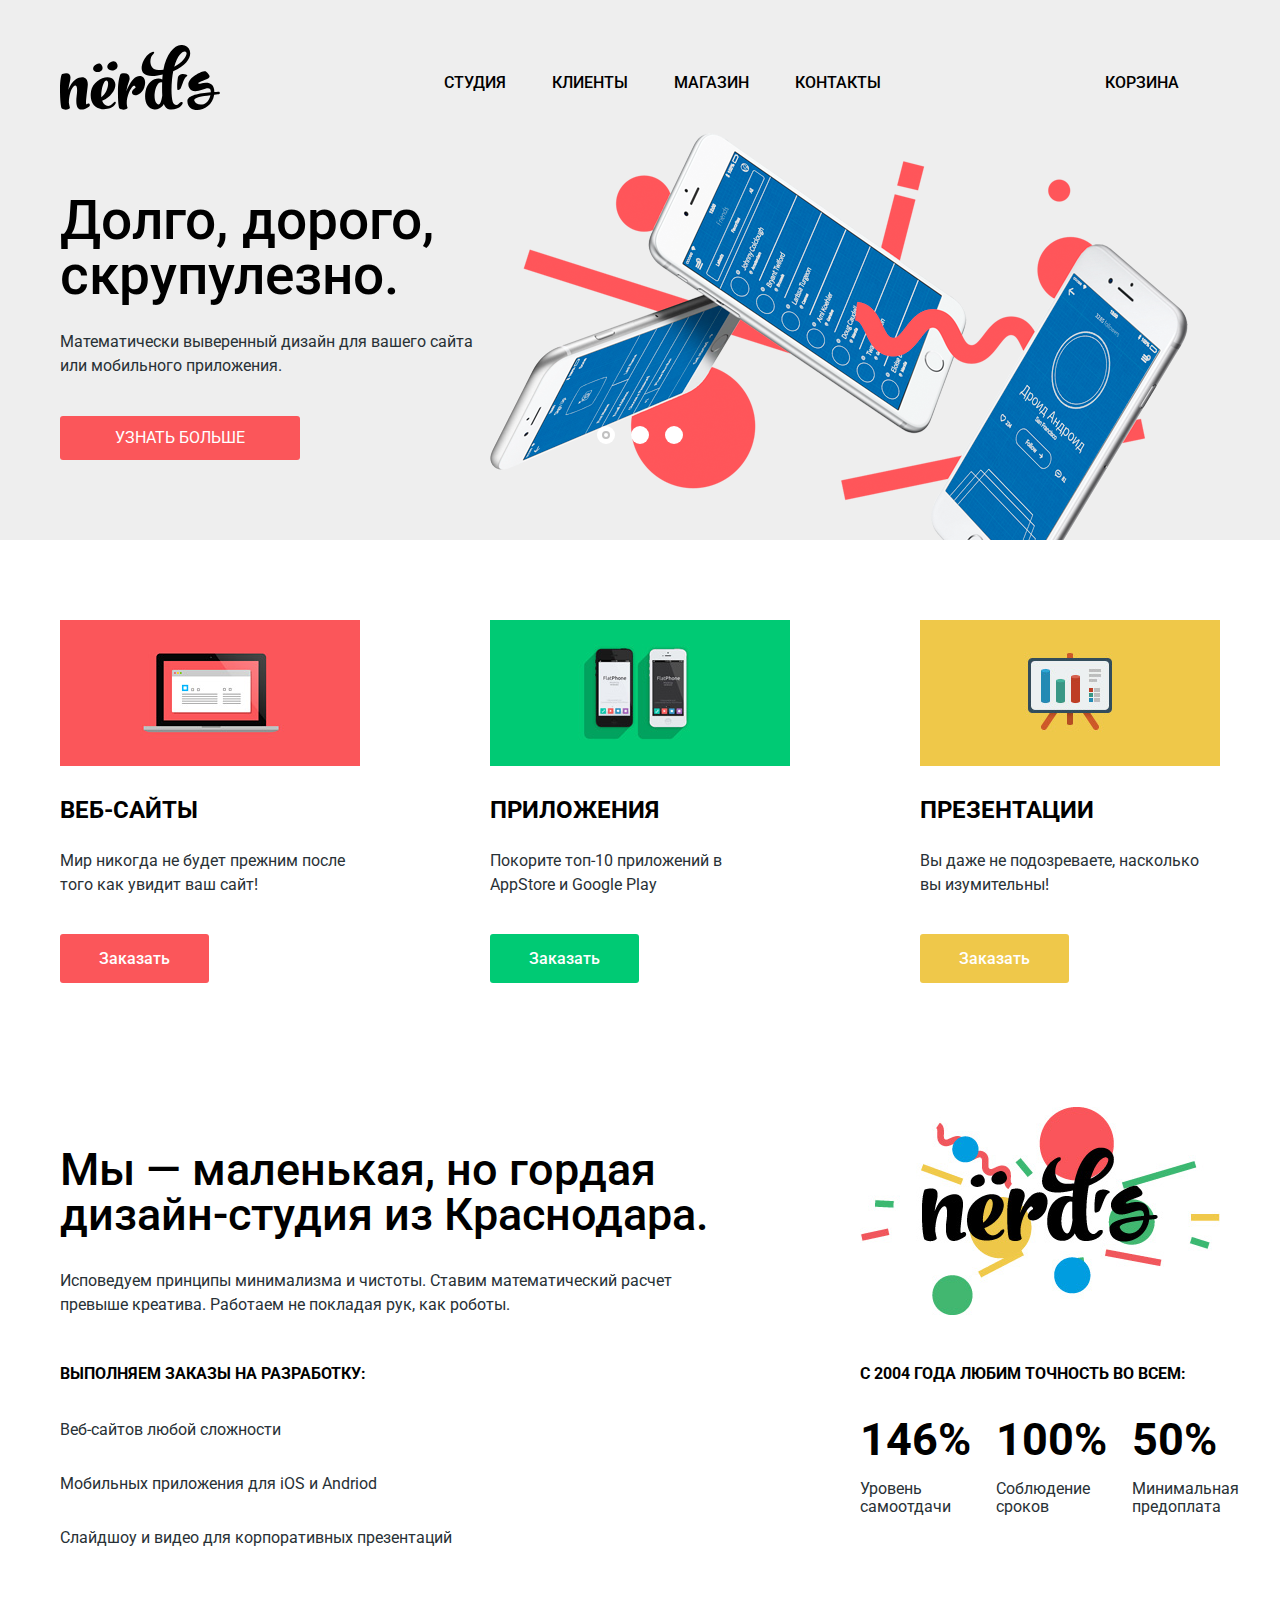
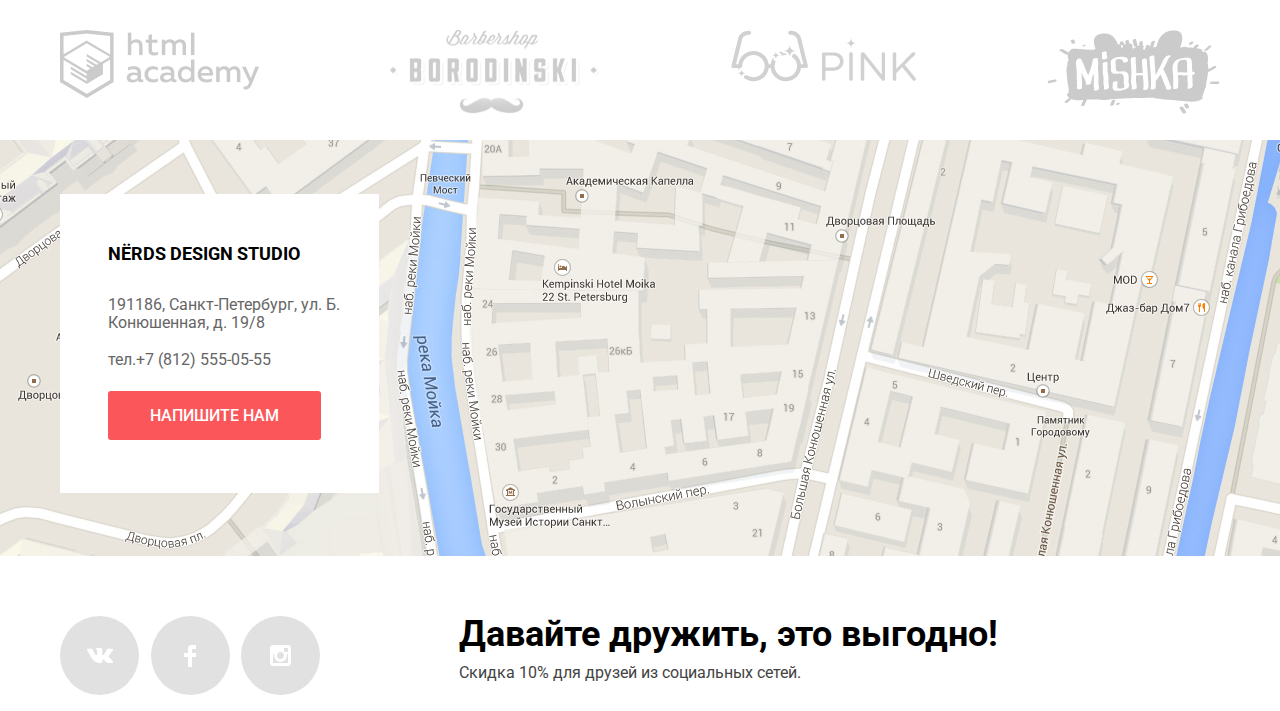
<file: index.html>
<!DOCTYPE html>
<html lang="ru">
  <head>
    <meta charset="utf-8">
    <title>HTML Academy: Нёрдс</title>
    <link href="css/normalize.css" rel="stylesheet">
    <link href="css/style.css" rel="stylesheet">
  </head>
  <body>
    <header class="main-header">
      <nav class="main-header-navigation">
        <a class="main-header-logo"><img class="header-logo" src="img/nerds-logo.svg" width="160" height="65" alt="Логотип Нёрдс"></a>
        <ul class="main-header-list">
          <li class="main-header-item"><a class="main-header-link" href="#">Студия</a></li>
          <li class="main-header-item"><a class="main-header-link" href="#">Клиенты</a></li>
          <li class="main-header-item"><a class="main-header-link" href="catalog.html">Магазин</a></li>
          <li class="main-header-item"><a class="main-header-link" href="#">Контакты</a></li>
        </ul>
        <ul class="navigation-list-cart">
            <li class="navigation-item-cart"><a class="navigation-link-cart" href="#">Корзина</a></li>
          </ul>
      </nav>
    </header>
      <section class="main-slider">
      <div class="container">
      <div class="slider-controls">
          <i class="slider-control slider-active"></i>
          <i class="slider-control"></i>
          <i class="slider-control"></i>
      </div>
      <ul class="main-slider-list">
        <li class="main-slider-item"><h2 class="slider-title">Долго,&nbsp;дорого,
            скрупулезно.</h2>
            <p class="slider-description">Математически выверенный дизайн
                для вашего сайта или мобильного приложения.</p>
            <a class="slider-link" href="#">Узнать больше</a>
        </li>
        <li class="main-slider-item"><h2 class="slider-title">Любим математику
            как никто другой</h2>
            <p class="slider-description">Никакого креатива, только математические формулы
                для расчета идеальных пропорций.</p>
            <a class="slider-link" href="#">Узнать больше</a>
        </li>
        <li class="main-slider-item"><h2 class="slider-title">Только ночь,<br>
            только хардкор</h2>
            <p class="slider-description">Работать днем, как все? Мы против этого.
                Ближе к полуночи работа только начинается.</p>
            <a class="slider-link" href="#">Узнать больше</a>
        </li>
      </ul>
      </div>
    </section>
    <main class="container">
      <section class="main-services">
        <ul class="main-services-list">
          <li class="main-services-item">
            <img class="main-services-logo" width="300" height="146" src="img/web-sites.png" alt="Веб-сайты">
            <h3 class="services-title">Веб-сайты</h3>
            <p class="services-description">Мир никогда не будет прежним после того как увидит ваш сайт!</p>
            <a class="services-link services-web" href="#">Заказать</a>
          </li>
          <li class="main-services-item">
              <img class="main-services-logo" width="300" height="146" src="img/apps.png" alt="Приложения">
            <h3 class="services-title">Приложения</h3>
            <p class="services-description">Покорите топ-10 приложений в AppStore и Google Play</p>
            <a class="services-link services-app" href="#">Заказать</a>
          </li>
          <li class="main-services-item">
              <img class="main-services-logo" width="300" height="146" src="img/presentations.png" alt="Презентации">
            <h3 class="services-title">Презентации</h3>
            <p class="services-description">Вы даже не подозреваете,
                насколько вы изумительны!</p>
            <a class="services-link services-presentation" href="#">Заказать</a>
          </li>
        </ul>
      </section>
      <section class="main-content-company">
        <div class="content-company-left">
        <h2 class="content-company-title">Мы — маленькая, но гордая
            дизайн-студия из Краснодара.</h2>
        <p class="content-company-description">Исповедуем принципы минимализма и чистоты. Ставим математический расчет
            превыше креатива. Работаем не покладая рук, как роботы.</p>
        <p class="company-list-title">Выполняем заказы на разработку:</p>
        <ul class="content-company-list">
          <li class="content-company-item">Веб-сайтов любой сложности</li>
          <li class="content-company-item">Мобильных приложения для iOS и Andriod</li>
          <li class="content-company-item">Слайдшоу и видео для корпоративных презентаций</li>
        </ul>
        </div>
        <div class="content-company-right">
        <img src="img/nerds-illustration.png" width="360" height="208" class="content-company-logo" alt="Логотип Нёрдс">
        <p class="quality-list-title">С 2004 года любим точность во всем:</p>
        <ul class="company-quality-list">
          <li class="company-quality-item">
            <p class="quality-percent">146%</p>
            <p class="quality-description">Уровень
                самоотдачи</p>
          </li>
          <li class="company-quality-item">
            <p class="quality-percent">100%</p>
            <p class="quality-description">Соблюдение
                сроков</p>
          </li>
          <li class="company-quality-item">
            <p class="quality-percent">50%</p>
            <p class="quality-description">Минимальная
                предоплата</p>
          </li>
        </ul>
        </div>
      </section>
      <section class="main-brands">
        <ul class="brands-list">
          <li class="brands-item"><a class="brands-link" href="#"><img class="brands-logo" src="img/logo-htmlacademy.png" width="199" height="68" alt="html academy"></a></li>
          <li class="brands-item"><a class="brands-link" href="#"><img class="brands-logo" src="img/logo-borodinski.png" width="209" height="87" alt="Barbershop Borodinski"></a></li>
          <li class="brands-item"><a class="brands-link" href="#"><img class="brands-logo" src="img/logo-pink.png" width="185" height="52" alt="Pink"></a></li>
          <li class="brands-item"><a class="brands-link" href="#"><img class="brands-logo" src="img/logo-mishka.png" width="173" height="84" alt="MiSHKA"></a></li>
        </ul>
      </section>
    </main>
    <footer class="main-footer container">
        <div class="footer-map">
          <img src="img/map.jpg" class="footer-map-image" width="1440" height="416" alt="191186, Санкт-Петербург, ул. Б. Конюшенная, д. 19/8, тел. +7 (812) 275-75-75">
            <div class="map-list">
                <h2 class="map-title">NЁRDS Design Studio</h2>
                <address class="map-list-address">
                  <p class="map-address">191186, Санкт-Петербург,
                      ул. Б. Конюшенная, д. 19/8</p>
                  <p class="map-address-phone">тел.<a class="map-address-link" href="tel:+7812550555">+7 (812) 555-05-55</a></p>
                </address>
                <a class="map-link-writeus" href="writeus.html">Напишите нам</a>
            </div>
        </div>
        <div class="footer-social-discount">
          <ul class="footer-social-list">
              <li class="social-item"><a class="socila-link" href="vk.com">
                <span class="visually-hidden">Вконтакте</span>
                <svg xmlns="http://www.w3.org/2000/svg" width="26" height="15" viewBox="0 0 26 15"><path fill="#FFF" d="M16.138 11.51c.956-.309 2.18 2.04 3.483 2.939.978.681 1.727.534 1.727.534l3.473-.05s1.815-.112.957-1.554c-.071-.12-.503-1.069-2.585-3.022-2.177-2.043-1.882-1.712.739-5.244 1.597-2.153 2.236-3.468 2.036-4.028-.192-.539-1.365-.399-1.365-.399L20.69.713c-.381.001-.704.119-.851.515-.003.004-.621 1.666-1.445 3.079-1.741 2.989-2.436 3.148-2.724 2.961-.661-.433-.494-1.737-.494-2.664 0-2.897.432-4.105-.846-4.417-.427-.104-.739-.172-1.828-.182-1.392-.021-2.574 0-3.244.329-.445.223-.786.712-.579.74.26.035.843.16 1.155.586.401.552.389 1.789.389 1.789s.229 3.411-.54 3.834c-.528.29-1.25-.302-2.803-3.016-.793-1.388-1.392-2.922-1.392-2.922s-.116-.285-.326-.441c-.25-.185-.6-.244-.6-.244L.848.684S.29.7.085.946c-.182.218-.015.668-.015.668s2.909 6.881 6.203 10.347c3.02 3.182 6.452 2.971 6.452 2.971h1.555s.469-.054.709-.312c.224-.24.214-.691.214-.691s-.031-2.109.935-2.419z"/></svg>
              </a></li>
              <li class="social-item"><a class="socila-link" href="facebook.com">
                <span class="visually-hidden">Фейсбук</span>
                <svg xmlns="http://www.w3.org/2000/svg" width="12" height="22" viewBox="0 0 12 22"><path fill="#FFF" d="M12 4V0H8a4 4 0 0 0-4 4v4H0v4h4v10h4V12h4V8H8V4h4z"/></svg>
              </a></li>
              <li class="social-item"><a class="socila-link" href="instagram.com">
                <span class="visually-hidden">Инстаграм</span>
                <svg xmlns="http://www.w3.org/2000/svg" width="21" height="21" viewBox="0 0 21 21"><path fill="#FFF" d="M18 0H3C1.35 0 0 1.35 0 3v15c0 1.65 1.35 3 3 3h15c1.65 0 3-1.35 3-3V3c0-1.65-1.35-3-3-3zm-7.5 7c1.93 0 3.5 1.57 3.5 3.5S12.43 14 10.5 14 7 12.43 7 10.5 8.57 7 10.5 7zM18 18H3V9h1.181A6.504 6.504 0 0 0 4 10.5a6.5 6.5 0 1 0 13 0 6.45 6.45 0 0 0-.181-1.5H18v9zm0-11h-4V3h4v4z"/></svg>
              </a></li>
          </ul>
          <div class="wrapper-right-column">
          <h3 class="footer-title">Давайте дружить, это выгодно!</h3>
          <p class="description-discount">Скидка 10% для друзей из социальных сетей.</p>
          </div>
          </div>
    </footer>
  </body>
</html>
</file>
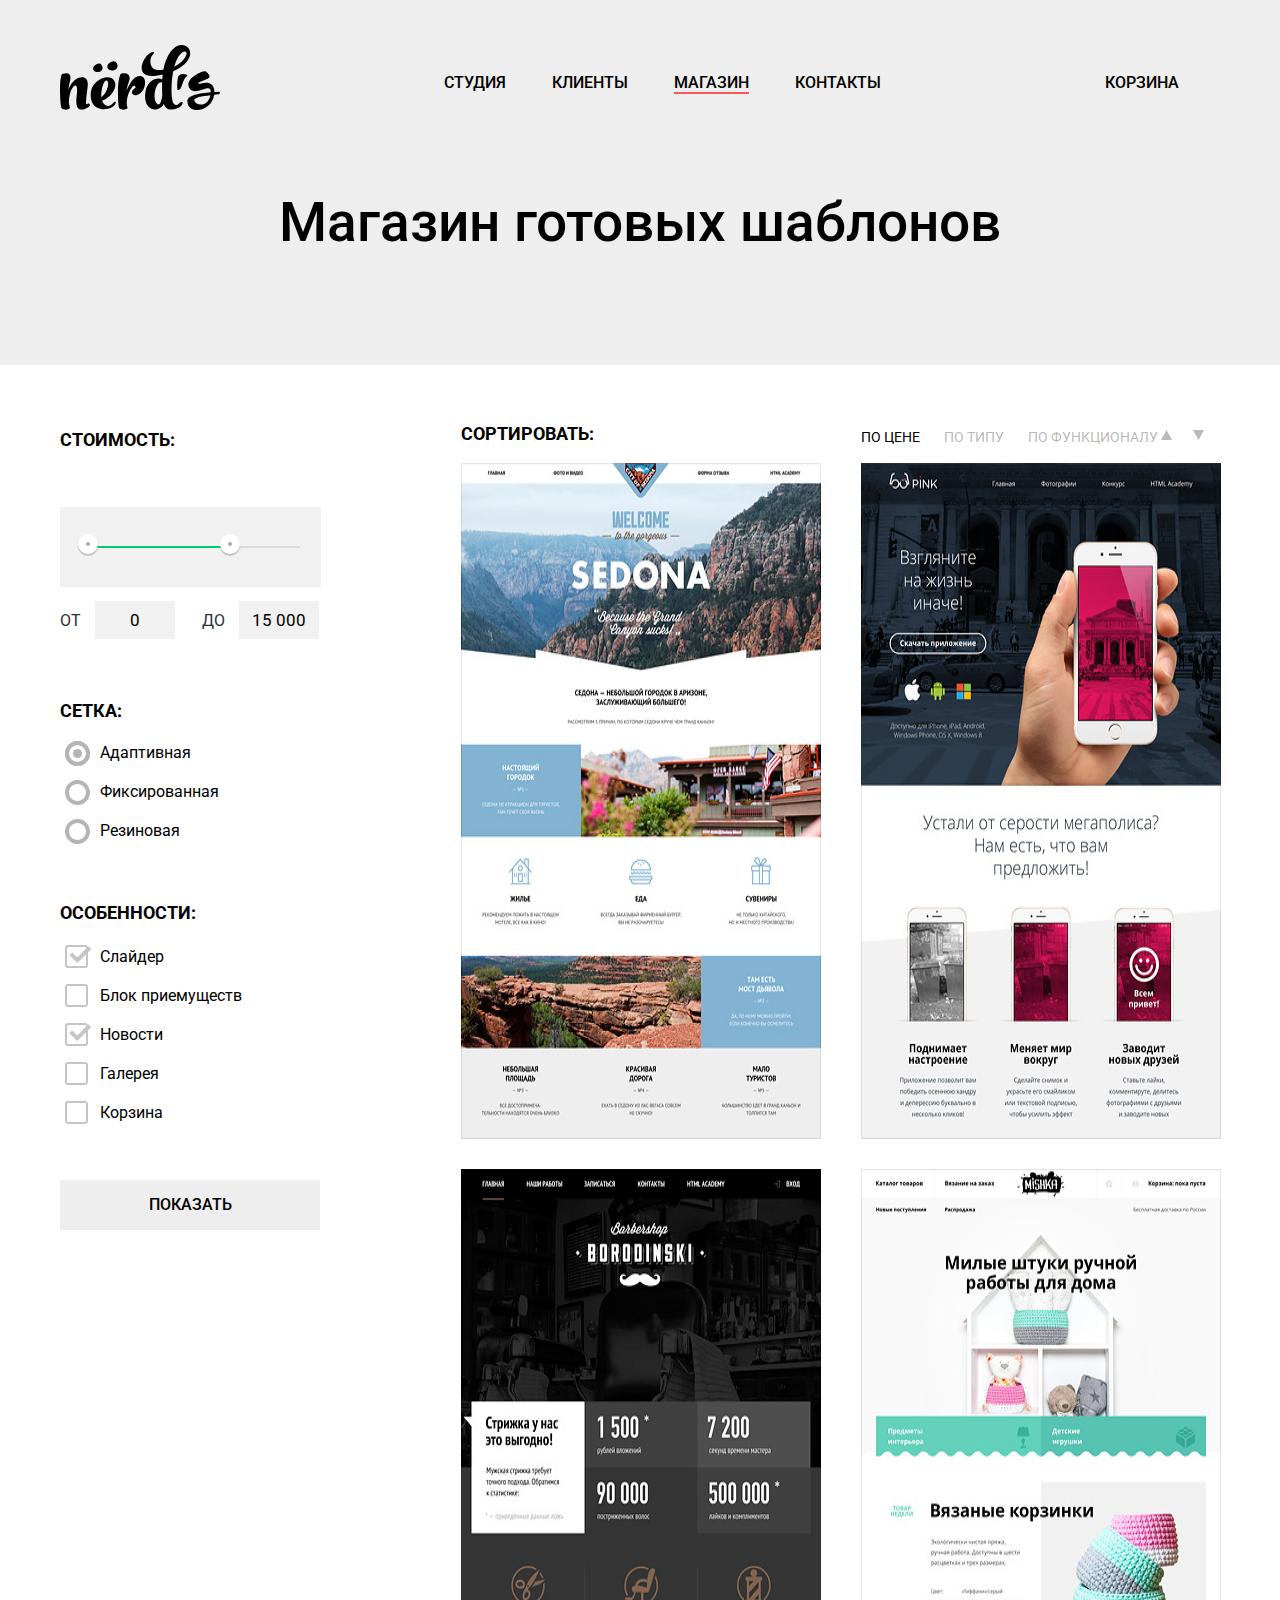
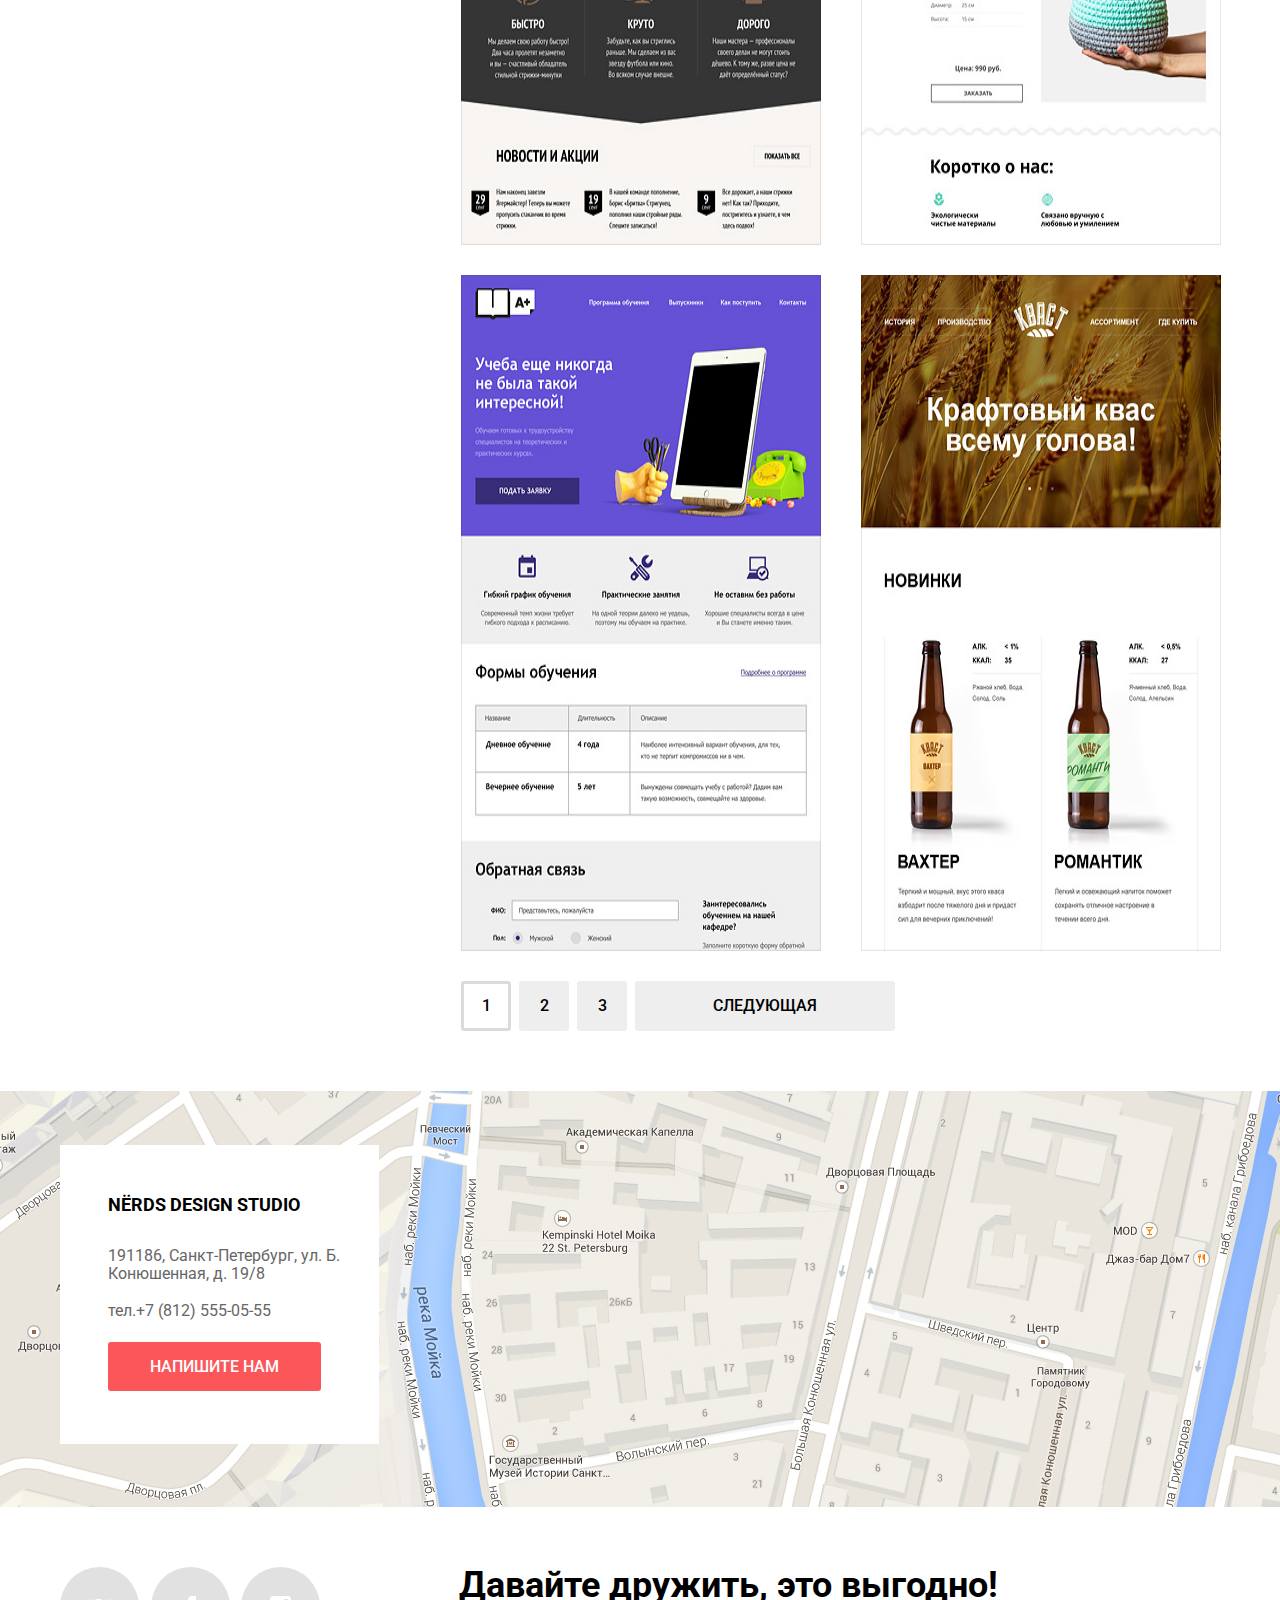
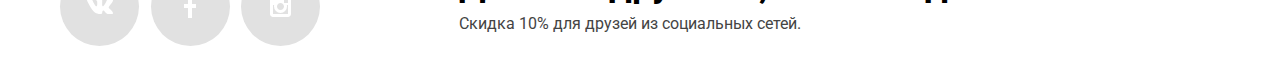
<file: catalog.html>
<!DOCTYPE html>
<html lang="ru">
  <head>
    <meta charset="utf-8">
    <title>HTML Academy: Нёрдс</title>
    <link href="css/normalize.css" rel="stylesheet">
    <link href="css/style.css" rel="stylesheet">
  </head>
  <body>
    <header class="inner-header">
      <nav class="inner-header-navigation">
        <a class="inner-header-logo" href="index.html"><img class="inner-header-logo" src="img/nerds-logo.svg" width="160" height="65" alt="Логотип Нёрдс"></a>
        <ul class="inner-header-list">
          <li class="inner-header-item"><a class="inner-header-link" href="#">Студия</a></li>
          <li class="inner-header-item"><a class="inner-header-link" href="#">Клиенты</a></li>
          <li class="inner-header-item"><a class="inner-header-link inner-header-link-current" href="catalog.html">Магазин</a></li>
          <li class="inner-header-item"><a class="inner-header-link" href="#">Контакты</a></li>
        </ul>
        <ul class="navigation-list-cart">
          <li class="navigation-item-cart"><a class="navigation-link-cart" href="#">Корзина</a></li>
        </ul>
      </nav>
      <h1 class="inner-header-title">Магазин готовых шаблонов</h1>
    </header>
    <main class="container">
    <div class="wrapper-filters-site">
      <div class="wrapper-filters">
      <section class="content-filters">
        <h2 class="visually-hidden">Фильтр товаров</h2>
        <form class="content-filters-form" method="get" action="https://echo.htmlacademy.ru">
          <fieldset class="filters-price">
              <legend class="price-title">Стоимость:</legend>
              <div class="filtres-price-slider">
                <span class="visually-hidden">Ползунок для выбора диапозона цены</span>
                <div class="price-slider-line">
                  <span class="visually-hidden">Линия ползунка</span>
                  <div class="slider-line-active"></div>
                </div>
                <div class="slider-line-badge slider-line-bage-left">
                  <span class="visually-hidden">Левый ползунок</span>
                </div>
                <div class="slider-line-badge slider-line-bage-right">
                  <span class="visually-hidden">Правый ползунок</span>
                </div>
              </div>
              <div class="filtres-price-cost">
                <label class="price-cost-of" for="costmin">от</label>
                <input class="price-cost-min" id="costmin" value="0">
                <label class="price-cost-to" for="costmax">до</label>
                <input class="price-cost-max" id="costmax" value="15 000">
              </div>
            </fieldset>
            <fieldset class="filters-grid">
                <legend class="grid-title">Сетка:</legend>
                <ul class="filtres-grid-list">
                  <li class="grid-list-option">
                    <input class="visually-hidden grid-input grid-input-radio" type="radio" name="grid" value="adaptive" id="adaptive" checked>
                    <label for="adaptive" class="grid-label">Адаптивная</label>
                  </li>
                  <li class="grid-list-option">
                    <input class="visually-hidden grid-input grid-input-radio" type="radio" name="grid" value="fixed" id="fixed">
                    <label for="fixed" class="grid-label">Фиксированная</label>
                  </li>
                  <li class="grid-list-option">
                      <input class="visually-hidden grid-input grid-input-radio" type="radio" name="grid" value="rubber" id="rubber">
                      <label for="rubber" class="grid-label">Резиновая</label>
                  </li>
                </ul>
            </fieldset>
            <fieldset class="filters-features">
                <legend class="features-title">Особенности:</legend>
                <ul class="filters-features-list">
                  <li class="features-list-option">
                    <input class="visually-hidden features-input features-input-checkbox" type="checkbox" name="slider" id="slider" checked>
                    <label for="slider" class="features-label">Слайдер</label>
                  </li>
                  <li class="features-list-option">
                    <input class="visually-hidden features-input features-input-checkbox" type="checkbox" name="advantages" id="advantages">
                    <label for="advantages" class="features-label">Блок приемуществ</label>
                  </li>
                  <li class="features-list-option">
                    <input class="visually-hidden features-input features-input-checkbox" type="checkbox" name="news" id="news" checked>
                    <label for="news" class="features-label">Новости</label>
                  </li>
                  <li class="features-list-option">
                    <input class="visually-hidden features-input features-input-checkbox" type="checkbox" name="gallery" id="gallery">
                    <label for="gallery" class="features-label">Галерея</label>
                  </li>
                  <li class="features-list-option">
                    <input class="visually-hidden features-input features-input-checkbox" type="checkbox" name="cart" id="cart">
                    <label for="cart" class="features-label">Корзина</label>
                  </li>
                </ul>
            </fieldset>
            <button class="filters-form-button" type="submit" tabindex="0">Показать</button>
        </form>
      </section>
      </div>
      <div class="wrapper-sorting-site">
      <section class="content-sorting">
          <h2 class="content-sorting-title">Сортировать:</h2>
          <ul class="content-sorting-list">
            <li class="sorting-item sorting-item-price"><a class="sorting-list-button sorting-list-button-active" href="price.html">ПО ЦЕНЕ</a></li>
            <li class="sorting-item sorting-item-type"><a class="sorting-list-button sorting-list-type" href="type.html">ПО ТИПУ</a></li>
            <li class="sorting-item sorting-item-functional"><a class="sorting-list-button sorting-list-functional" href="functional.html">ПО ФУНКЦИОНАЛУ</a></li>
            <li class="sorting-item sorting-item-down"><a class="sorting-list-button sorting-list-button-down" href="down.html"><span class="visually-hidden">С низу</span></a></li>
            <li class="sorting-item sorting-item-up"><a class="sorting-list-button sorting-list-button-up sorting-list-button-up-active" href="up.html"><span class="visually-hidden">С верху</span></a></li>
          </ul>
        </section>
        <section class="content-site">
          <h2 class="visually-hidden">Шаблоны сайтов</h2>
          <ul class="content-site-list">
            <li class="content-site-item">
              <article class="card">
                <h3 class="visually-hidden">Sedona</h3>
                <img src="img/sedona.jpg" width="360" height="676" class="image-site" alt="Sedona">
                <div class="card-actions">
                  <a class="card-actions-link" href="#">Sedona</a>
                  <p class="card-actions-description">Информационный сайт
                      для туристов</p>
                  <a class="card-actions-buy" href="#">9 900 руб.</a>
                </div>
              </article>
            </li>
            <li class="content-site-item">
                <article class="card">
                    <h3 class="visually-hidden">Pink App</h3>
                    <img src="img/pink.jpg" width="360" height="676" class="image-site" alt="Pink App">
                    <div class="card-actions">
                      <a class="card-actions-link" href="#">Pink App</a>
                      <p class="card-actions-description">Продуктовый лендинг
                          приложения для iOS и Android</p>
                      <a class="card-actions-buy" href="#">9 900 руб.</a>
                    </div>
                  </article>
            </li>
            <li class="content-site-item">
                <article class="card">
                    <h3 class="visually-hidden">Barbershop</h3>
                    <img src="img/barbershop.jpg" width="360" height="676" class="image-site" alt="Barbershop">
                    <div class="card-actions">
                      <a class="card-actions-link" href="#">Barbershop</a>
                      <p class="card-actions-description">Сайт салона красоты. Для мужчин, да.</p>
                      <a class="card-actions-buy" href="#">9 900 руб.</a>
                    </div>
                  </article>
            </li>
            <li class="content-site-item">
                <article class="card">
                    <h3 class="visually-hidden">MISHKA</h3>
                    <img src="img/mishka.jpg" width="360" height="676" class="image-site" alt="MISHKA">
                    <div class="card-actions">
                      <a class="card-actions-link" href="#">MISHKA</a>
                      <p class="card-actions-description">Интернет-магазин
                          вязаных игрушек</p>
                      <a class="card-actions-buy" href="#">9 900 руб.</a>
                    </div>
                  </article>
            </li>
            <li class="content-site-item">
                <article class="card">
                    <h3 class="visually-hidden">A Plus</h3>
                    <img src="img/aplus.jpg" width="360" height="676" class="image-site" alt="A Plus">
                    <div class="card-actions">
                      <a class="card-actions-link" href="#">A Plus</a>
                      <p class="card-actions-description">Лендинг курсов повышения квалификации</p>
                      <a class="card-actions-buy" href="#">9 900 руб.</a>
                    </div>
                  </article>
            </li>
            <li class="content-site-item">
                <article class="card">
                    <h3 class="visually-hidden">КВАСТ</h3>
                    <img src="img/kvast.jpg" width="360" height="676" class="image-site" alt="КВАСТ">
                    <div class="card-actions">
                      <a class="card-actions-link" href="#">КВАСТ</a>
                      <p class="card-actions-description">Промо-сайт производителя
                          крафтового кваса</p>
                      <a class="card-actions-buy" href="#">9 900 руб.</a>
                    </div>
                  </article>
            </li>
          </ul>
        </section>
        <div class="content-pages">
            <ul class="content-pages-list">
              <li class="pages-item"><a class="pages-list-link pages-link-first pages-list-link-current" href="first-pages.html">1</a></li>
              <li class="pages-item"><a class="pages-list-link pages-link-second" href="second-pages.html">2</a></li>
              <li class="pages-item"><a class="pages-list-link pages-link-third" href="third.html">3</a></li>
              <li class="pages-item"><a class="pages-list-link pages-link-next" href="next.html">Следующая</a></li>
            </ul>
          </div>
      </div>
      </div>
    </main>
    <footer class="main-footer container">
        <div class="footer-map">
          <img src="img/map.jpg" width="1440" height="416" alt="191186, Санкт-Петербург, ул. Б. Конюшенная, д. 19/8, тел. +7 (812) 275-75-75">
            <div class="map-list">
                <h2 class="map-title">NЁRDS Design Studio</h2>
                <address class="map-list-address">
                  <p class="map-address">191186, Санкт-Петербург,
                      ул. Б. Конюшенная, д. 19/8</p>
                  <p class="map-address-phone">тел.<a class="map-address-link" href="tel:+7812550555">+7 (812) 555-05-55</a></p>
                </address>
                <a class="map-link-writeus" href="writeus.html">Напишите нам</a>
            </div>
        </div>
        <div class="footer-social-discount">
          <ul class="footer-social-list">
              <li class="social-item"><a class="socila-link" href="vk.com">
                <span class="visually-hidden">Вконтакте</span>
                <svg xmlns="http://www.w3.org/2000/svg" width="26" height="15" viewBox="0 0 26 15"><path fill="#FFF" d="M16.138 11.51c.956-.309 2.18 2.04 3.483 2.939.978.681 1.727.534 1.727.534l3.473-.05s1.815-.112.957-1.554c-.071-.12-.503-1.069-2.585-3.022-2.177-2.043-1.882-1.712.739-5.244 1.597-2.153 2.236-3.468 2.036-4.028-.192-.539-1.365-.399-1.365-.399L20.69.713c-.381.001-.704.119-.851.515-.003.004-.621 1.666-1.445 3.079-1.741 2.989-2.436 3.148-2.724 2.961-.661-.433-.494-1.737-.494-2.664 0-2.897.432-4.105-.846-4.417-.427-.104-.739-.172-1.828-.182-1.392-.021-2.574 0-3.244.329-.445.223-.786.712-.579.74.26.035.843.16 1.155.586.401.552.389 1.789.389 1.789s.229 3.411-.54 3.834c-.528.29-1.25-.302-2.803-3.016-.793-1.388-1.392-2.922-1.392-2.922s-.116-.285-.326-.441c-.25-.185-.6-.244-.6-.244L.848.684S.29.7.085.946c-.182.218-.015.668-.015.668s2.909 6.881 6.203 10.347c3.02 3.182 6.452 2.971 6.452 2.971h1.555s.469-.054.709-.312c.224-.24.214-.691.214-.691s-.031-2.109.935-2.419z"/></svg>
              </a></li>
              <li class="social-item"><a class="socila-link" href="facebook.com">
                <span class="visually-hidden">Фейсбук</span>
                <svg xmlns="http://www.w3.org/2000/svg" width="12" height="22" viewBox="0 0 12 22"><path fill="#FFF" d="M12 4V0H8a4 4 0 0 0-4 4v4H0v4h4v10h4V12h4V8H8V4h4z"/></svg>
              </a></li>
              <li class="social-item"><a class="socila-link" href="instagram.com">
                <span class="visually-hidden">Инстаграм</span>
                <svg xmlns="http://www.w3.org/2000/svg" width="21" height="21" viewBox="0 0 21 21"><path fill="#FFF" d="M18 0H3C1.35 0 0 1.35 0 3v15c0 1.65 1.35 3 3 3h15c1.65 0 3-1.35 3-3V3c0-1.65-1.35-3-3-3zm-7.5 7c1.93 0 3.5 1.57 3.5 3.5S12.43 14 10.5 14 7 12.43 7 10.5 8.57 7 10.5 7zM18 18H3V9h1.181A6.504 6.504 0 0 0 4 10.5a6.5 6.5 0 1 0 13 0 6.45 6.45 0 0 0-.181-1.5H18v9zm0-11h-4V3h4v4z"/></svg>
              </a></li>
          </ul>
          <div class="wrapper-right-column">
          <h3 class="footer-title">Давайте дружить, это выгодно!</h3>
          <p class="description-discount">Скидка 10% для друзей из социальных сетей.</p>
          </div>
          </div>
    </footer>
  </body>
</html>
</file>
<file: css/style.css>
@import url('https://fonts.googleapis.com/css?family=Roboto:400,500,700&subset=cyrillic');

body {
  min-width: 1200px;
  margin: 0;
  padding: 0;

  font-family: "Roboto", Arial, sans-serif;
  font-size: 16px;
  font-weight: 400;
  line-height: 24px;
  color: #000;

  background-color: #fff;
}

a {
  text-decoration: none;
}

.visually-hidden:not(:focus):not(:active),
input[type="checkbox"].visually-hidden,
input[type="radio"].visually-hidden {
  position: absolute;
  width: 1px;
  height: 1px;
  margin: -1px;
  border: 0;
  padding: 0;
  white-space: nowrap;
  -webkit-clip-path: inset(100%);
          clip-path: inset(100%);
  clip: rect(0 0 0 0);
  overflow: hidden;
}

.container {
  width: 1200px;
  margin: 0 auto;
  padding: 0 20px;
  box-sizing: border-box;
}

.main-header,
.inner-header {
  min-width: 1160px;
  background-color: #eeeeee;
  margin: 0 auto;
  padding: 0 10px;
}

.inner-header {
  padding-bottom: 115px;
  margin-bottom: 60px;
}

.main-header-navigation,
.inner-header-navigation {
  width: 1160px;
  margin: 0 auto;
  height: 65px;
  display: flex;
  flex-direction: row;
  justify-content: space-between;
  align-items: center;

  font-size: 16px;
  line-height: 30px;
  font-weight: 500;
  text-transform: uppercase;
  color: #000000;
  padding-top: 50px;
}

.inner-header-navigation {
  margin-bottom: 80px;
}

.main-header-list,
.inner-header-list,
.navigation-list-cart,
.main-slider-list {
  list-style: none;
}

.main-header-list,
.inner-header-list {
  width: 438px;
  display: flex;
  margin: 0;
  padding: 0;
}

.navigation-list-cart {
  width: 115px;
  margin: 0;
  padding: 0;
}

.main-header-item,
.inner-header-item {
  margin-right: 46px;
}

.main-header-link,
.inner-header-link,
.navigation-link-cart {
  color: #000000;
}

.inner-header-link-current {
  border-bottom: 2px solid#fb565a;
}

.main-header-link:hover,
.inner-header-link:hover,
.navigation-link-cart:hover,
.main-header-link:focus,
.inner-header-link:focus,
.navigation-link-cart:focus  {
  color: #fb565a;
}

.main-header-link:active,
.inner-header-link:active,
.navigation-link-cart:active {
  color: #000000;
  opacity: 0.3;
}

.inner-header-logo:hover {
  opacity: 0.8;
}

.inner-header-logo:active {
  opacity: 0.3;
}

.inner-header-title {
  margin: 0 auto;
  font-size: 55px;
  line-height: 55px;
  font-weight: 500;
  text-align: center;
}

.main-slider {
  position: relative;
  background-color: #eeeeee;
  margin-bottom: 80px;
}

.main-slider-list {
  margin: 0;
  padding: 0;

  list-style: none;
}

.main-slider-item {
  display: none;
  padding: 78px 0 80px 0;
}

.main-slider-item:nth-child(1) {
  display: block;
}

.main-slider-item:nth-child(1) {
  background-image: url("../img/slide-1.png");
  background-repeat: no-repeat;
  background-position: 93% 18px;
}

.main-slider-item:nth-child(2) {
  background-image: url("../img/slide-2.png");
  background-repeat: no-repeat;
  background-position: 100% 0;
}

.main-slider-item:nth-child(3) {
  background-image: url("../img/slide-3.png");
  background-repeat: no-repeat;
  background-position: 100% 20px;
}



.slider-title {
  max-width: 600px;
  font-size: 55px;
  line-height: 55px;
  font-weight: 500;
  color: #000000;
  margin-top: 0;
  margin-bottom: 27px;
}

.slider-description,
.services-description,
.content-company-description,
.company-list-title,
.content-company-item {
  font-size: 16px;
  line-height: 24px;
  font-weight: 400;
  color: #283136;
  margin-bottom: 30px;
}

.slider-description {
  max-width: 430px;
  margin: 0;
  margin-bottom: 38px;
}

.slider-link {
  display: block;
  width: 240px;
  padding: 13px 0;

  font-size: 16px;
  line-height: 18px;
  color: #ffffff;
  text-transform: uppercase;
  text-align: center;
  text-decoration: none;

  background-color: #fb565a;
  border-radius: 3px;
  border: none;
}

.slider-link:hover,
.slider-link:focus {
  background-color: #e74246;
}

.slider-link:active {
  color: rgba(255, 255, 255, 0.3);
  box-shadow: inset 0 3px 0 rgba(0, 1, 1, 0.1);
  background-color: #d7373b;
}

.slider-controls {
  position: absolute;
  left: 50%;
  bottom: 104px;
  z-index: 100;

  width: 160px;
  height: 18px;

  text-align: center;
  font-size: 0;
  transform: translateX(-50%);
}

.slider-control {
  position: relative;
  display: inline-block;
  width: 18px;
  height: 18px;
  padding: 8px;
  border-radius: 50%;
  cursor: pointer;
}

.slider-control::after {
  content: "";
  width: 18px;
  height: 18px;
  background: #ffffff;
  position: absolute;
  top: 8px;
  left: 8px;
  z-index: 1;
  border-radius: 50%;
}

.slider-controls .slider-active::before {
  content: "";
  position: absolute;
  left: 50%;
  top: 50%;
  z-index: 2;
  width: 4px;
  height: 4px;
  margin: -4px;
  background-color: inherit;
  border: 2px solid #c1c1c1;
  border-radius: 50%;
}

.main-services {
  padding-bottom: 80px;
}

.main-services-list,
.content-company-list,
.company-quality-list,
.brands-list,
.footer-social-list {
  list-style: none;
  padding: 0;
}

.main-services-logo {
  margin-bottom: 22px;
}

.main-services-list {
  display: flex;
  justify-content: space-between;
}

.main-services-item {
  width: 300px;
}

.services-title {
  font-size: 24px;
  line-height: 30px;
  text-transform: uppercase;
  font-weight: 700;
  color: #000000;
  margin: 0;
  margin-bottom: 24px;
}

.services-description {
  margin: 0;
  margin-bottom: 50px;
}

.services-link {
  font-size: 16px;
  line-height: 18px;
  font-weight: 500;
  color: #ffffff;
  padding: 15px 39px;
  border-radius: 3px;
}

.services-web {
  background-color: #fb565a;
}

.services-web:hover,
.services-web:focus {
  background-color: #e74246;
}

.services-web:active {
  box-shadow: inset 0 3px 0 rgba(0, 1, 1, 0.1);
  background-color: #d7373b;
  color: rgba(255, 255, 255, 0.3);
}

.services-app {
  background-color: #00ca74;
}

.services-app:hover,
.services-app:focus {
  background-color: #00bc6c;
}

.services-app:active {
  box-shadow: inset 0 3px 0 rgba(0, 1, 1, 0.1);
  background-color: #00aa62;
  color: rgba(255, 255, 255, 0.3);
}

.services-presentation {
  background-color: #efc84a;
}

.services-presentation:hover,
.services-presentation:focus {
  background-color: #eab534;
}

.services-presentation:active {
  box-shadow: inset 0 3px 0 rgba(0, 1, 1, 0.1);
  background-color: #e5a722;
  color: rgba(255, 255, 255, 0.3);
}

.main-content-company {
  display: flex;
  justify-content: space-between;
  margin-bottom: 50px;
  padding-top: 40px;
}

.content-company-left {
  width: 650px;
  margin-top: 40px;
}

.content-company-right {
  width: 360px;
}

.company-quality-list {
  display: flex;
  justify-content: space-around;
  margin: 0;
}

.company-quality-item {
  margin-right: 25px;
}

.content-company-title {
  font-size: 45px;
  line-height: 45px;
  font-weight: 500;
  color: #000000;
  margin: 0;
  margin-bottom: 32px;
}

.content-company-list {
  margin: 0;
}

.content-company-description {
  margin: 0;
  margin-bottom: 45px;
}

.company-list-title {
  color: #000000;
  font-weight: 700;
  text-transform: uppercase;
  margin: 0;
  margin-bottom: 32px;
}

.content-company-logo {
  margin-bottom: 40px;
}

.quality-list-title {
  font-size: 16px;
  line-height: 24px;
  font-weight: 700;
  text-transform: uppercase;
  color: #000000;
  margin: 0;
  margin-bottom: 49px;
}

.quality-percent {
  font-size: 45px;
  line-height: 10px;
  font-weight: 700;
  color: #000000;
  margin: 0;
  margin-bottom: 35px;
}

.quality-description {
  font-size: 16px;
  line-height: 18px;
  font-weight: 400;
  color: #283136;
}

.brands-list {
  display: flex;
  justify-content: space-between;
}

.brands-logo {
  opacity: 0.2;
}

.brands-logo:hover {
  opacity: 1;
}

.brands-logo:active {
  opacity: 0.1;
}

.footer-map {
  position: relative;
  display: flex;
  align-items: center;
  justify-content: center;
}

.map-list {
  width: 271px;
  background-color: #ffffff;
  position: absolute;
  top: 54px;
  left: 0;
  padding-left: 48px;
  padding-bottom: 65px;
}

.map-title {
  font-size: 18px;
  line-height: 30px;
  font-weight: 700;
  text-transform: uppercase;
  color: #000000;
  margin-top: 45px;
  margin-right: 75px;
  margin-bottom: 27px;
}

.map-list-address,
.map-address-link {
  font-size: 16px;
  line-height: 18px;
  font-weight: 400;
  font-style: normal;
  color: #666666;
  margin: 0;
}

.map-address-phone {
  margin: 0;
  margin-bottom: 35px;
}

.map-address {
  margin-bottom: 19px;
}

.map-link-writeus {
  font-size: 16px;
  line-height: 18px;
  font-weight: 500;
  color: #ffffff;
  text-transform: uppercase;
  background-color: #fb565a;
  padding: 15px 42px;
  border-radius: 3px;
}

.map-link-writeus:hover,
.map-link-writeus:focus {
  background-color: #e74246;
}

.map-link-writeus:active {
  box-shadow: inset 0 3px 0 rgba(0, 1, 1, 0.1);
  background-color: #d7373b;
  color: rgba(255, 255, 255, 0.3);
}

.footer-social-discount {
  display: flex;
  flex-direction: row;
}

.footer-social-list {
  width: 260px;
  display: flex;
  flex-direction: row;
  justify-content: space-between;
  margin-top: 60px;
  margin-right: 139px;
}

.socila-link {
  width: 79px;
  height: 79px;
  display: flex;
  align-items: center;
  justify-content: center;
  border-radius: 50%;
  color:#ffffff;
  background-color: #e1e1e1;
}

.socila-link:hover,
.socila-link:focus {
  background-color: #e74246;
}

.socila-link:active {
  box-shadow: inset 0 3px 0 rgba(0, 1, 1, 0.1);
  background-color: #d7373b;
  fill-opacity: 0.3;
}

.wrapper-right-column {
  margin-top: 60px;
}

.footer-title {
  font-size: 36px;
  line-height: 36px;
  font-weight: 700;
  color: #000000;
  margin: 0;
  margin-bottom: 10px;
}

.description-discount {
  font-size: 16px;
  line-height: 22px;
  font-weight: 400;
  color: #444444;
  margin: 0;
}

.wrapper-filters-site {
  display: flex;
  flex-direction: row;
}

.content-filters {
  width: 261px;
  margin-right: 140px;
}

.filtres-grid-list,
.filters-features-list {
  list-style: none;
  margin: 0;
}

.filters-price,
.filters-grid,
.filters-features {
  display: flex;
  flex-direction: column;
  justify-content: space-between;
  align-items: flex-start;
  border: none;
  margin: 0;
  padding: 0;
}

.filters-price {
  margin-bottom: 57px;
}

.filters-grid {
  margin-bottom: 40px;
}

.filters-features {
  margin-bottom: 40px;
}

.features-label,
.grid-label {
  position: relative;
  display: block;
  cursor: pointer;
  padding-bottom: 15px;
}

.features-input-checkbox + .features-label::before {
  content: "";
  position: absolute;
  left: -35px;
  top: 0;
  width: 23px;
  height: 23px;
  background-image: url("data:image/svg+xml,%3Csvg xmlns='http://www.w3.org/2000/svg' width='23' height='23' viewBox='0 0 23 23'%3E%3Cpath fill='%23c5c5c5' d='M20 2c.542 0 1 .458 1 1v17c0 .542-.458 1-1 1H3c-.542 0-1-.458-1-1V3c0-.542.458-1 1-1h17m0-2H3C1.35 0 0 1.35 0 3v17c0 1.65 1.35 3 3 3h17c1.65 0 3-1.35 3-3V3c0-1.65-1.35-3-3-3z'/%3E%3C/svg%3E%0A");
}

.features-input-checkbox:checked + .features-label::after {
  content: "";
  position: absolute;
  left: -35px;
  top: 0;
  width: 27px;
  height: 23px;
  background-image: url("data:image/svg+xml,%3Csvg xmlns='http://www.w3.org/2000/svg' width='27' height='23' viewBox='0 0 27 23'%3E%3Cpath fill='%23c5c5c5' d='M7.285 7.486l-2.829 2.829 7.783 7.783L26.171 4.166l-2.828-2.829-11.104 11.102z'/%3E%3Cpath fill='%23c5c5c5' d='M21 20c0 .542-.458 1-1 1H3c-.542 0-1-.458-1-1V3c0-.542.458-1 1-1h16.908L21.493.415A2.96 2.96 0 0 0 20 0H3C1.35 0 0 1.35 0 3v17c0 1.65 1.35 3 3 3h17c1.65 0 3-1.35 3-3v-9.829l-2 2V20z'/%3E%3C/svg%3E%0A");
}

.features-input-checkbox:hover + .features-label::before {
  background-image: url("data:image/svg+xml,%3Csvg xmlns='http://www.w3.org/2000/svg' width='23' height='23' viewBox='0 0 23 23'%3E%3Cpath fill='%23000000' d='M20 2c.542 0 1 .458 1 1v17c0 .542-.458 1-1 1H3c-.542 0-1-.458-1-1V3c0-.542.458-1 1-1h17m0-2H3C1.35 0 0 1.35 0 3v17c0 1.65 1.35 3 3 3h17c1.65 0 3-1.35 3-3V3c0-1.65-1.35-3-3-3z'/%3E%3C/svg%3E%0A");
}

.features-input-checkbox:hover:checked + .features-label::after {
  background-image: url("data:image/svg+xml,%3Csvg xmlns='http://www.w3.org/2000/svg' width='27' height='23' viewBox='0 0 27 23'%3E%3Cpath fill='%23000000' d='M7.285 7.486l-2.829 2.829 7.783 7.783L26.171 4.166l-2.828-2.829-11.104 11.102z'/%3E%3Cpath fill='%23000000' d='M21 20c0 .542-.458 1-1 1H3c-.542 0-1-.458-1-1V3c0-.542.458-1 1-1h16.908L21.493.415A2.96 2.96 0 0 0 20 0H3C1.35 0 0 1.35 0 3v17c0 1.65 1.35 3 3 3h17c1.65 0 3-1.35 3-3v-9.829l-2 2V20z'/%3E%3C/svg%3E%0A");

}

.features-input-checkbox:focus + .features-label::before,
.grid-input-radio:checked:focus + .grid-label::before,
.grid-input-radio:focus + .grid-label::after {
  outline: 2px solid #0099FF;
}

.features-input:disabled + .features-label::before,
.grid-input-radio:disabled + .grid-label::before  {
  opacity: 0.3;
}

.grid-input-radio + .grid-label::before {
  content: "";
  position: absolute;
  left: -35px;
  top: 0;
  width: 25px;
  height: 25px;
  background-image: url("data:image/svg+xml,%3Csvg xmlns='http://www.w3.org/2000/svg' width='25' height='25' viewBox='0 0 25 25'%3E%3Cpath fill='%23b5b5b5' d='M12.5 4c4.687 0 8.5 3.813 8.5 8.5 0 4.687-3.813 8.5-8.5 8.5C7.813 21 4 17.187 4 12.5 4 7.813 7.813 4 12.5 4m0-4C5.597 0 0 5.597 0 12.5S5.597 25 12.5 25 25 19.403 25 12.5 19.403 0 12.5 0z'/%3E%3C/svg%3E");
}

.grid-input-radio:checked + .grid-label::after {
  content: "";
  position: absolute;
  left: -35px;
  top: 0;
  width: 25px;
  height: 25px;
  background-image: url("data:image/svg+xml,%3Csvg xmlns='http://www.w3.org/2000/svg' width='25' height='25' viewBox='0 0 25 25'%3E%3Cpath fill='%23b5b5b5' d='M12.5 4c4.687 0 8.5 3.813 8.5 8.5 0 4.687-3.813 8.5-8.5 8.5C7.813 21 4 17.187 4 12.5 4 7.813 7.813 4 12.5 4m0-4C5.597 0 0 5.597 0 12.5S5.597 25 12.5 25 25 19.403 25 12.5 19.403 0 12.5 0z'/%3E%3Ccircle fill='%23b5b5b5' cx='12.5' cy='12.5' r='4.5'/%3E%3C/svg%3E%0A");
}

.grid-input-radio:hover + .grid-label::before {
  background-image: url("data:image/svg+xml,%3Csvg xmlns='http://www.w3.org/2000/svg' width='25' height='25' viewBox='0 0 25 25'%3E%3Cpath fill='%23000000' d='M12.5 4c4.687 0 8.5 3.813 8.5 8.5 0 4.687-3.813 8.5-8.5 8.5C7.813 21 4 17.187 4 12.5 4 7.813 7.813 4 12.5 4m0-4C5.597 0 0 5.597 0 12.5S5.597 25 12.5 25 25 19.403 25 12.5 19.403 0 12.5 0z'/%3E%3C/svg%3E");
}

.grid-input-radio:hover:checked + .grid-label::after {
  background-image: url("data:image/svg+xml,%3Csvg xmlns='http://www.w3.org/2000/svg' width='25' height='25' viewBox='0 0 25 25'%3E%3Cpath fill='%23000000' d='M12.5 4c4.687 0 8.5 3.813 8.5 8.5 0 4.687-3.813 8.5-8.5 8.5C7.813 21 4 17.187 4 12.5 4 7.813 7.813 4 12.5 4m0-4C5.597 0 0 5.597 0 12.5S5.597 25 12.5 25 25 19.403 25 12.5 19.403 0 12.5 0z'/%3E%3Ccircle fill='%23000000' cx='12.5' cy='12.5' r='4.5'/%3E%3C/svg%3E%0A");
}

.price-cost-min,
.price-cost-max {
  width: 80px;
  margin: 0;
  color: inherit;
  font: inherit;
  background: none;
  border: none;
  text-align: center;
  padding: 10px 0;
}

.price-cost-min {
  margin-right: 23px;
}

.price-cost-of,
.price-cost-to {
  font-size: 16px;
  font-weight: 400;
  line-height: 22px;
  color: #283136;
  text-transform: uppercase;
  margin-right: 10px;
}

.price-slider-line {
  position: relative;
  width: 220px;
  height: 2px;
  left: 20px;
  background-color: #d7dcde;
}

.slider-line-badge {
  position: absolute;
  top: 27px;
  width: 4px;
  height: 4px;
  background: #ababab;
  border: 8px solid #ffffff;
  border-radius: 50%;
  box-shadow: 0 2px 1px 0 rgba(0, 1, 1, 0.2);
  cursor: pointer;
}

.slider-line-badge:hover,
.slider-line-badge:focus {
  background: #1c4f80;
}

.slider-line-active {
  width: 152px;
  height: 2px;
  background-color: #00ca74;
}

.slider-line-bage-left {
  left: 18px;
}

.slider-line-bage-right {
  left: 160px;
}

.filtres-price-slider {
  position: relative;
  width: 261px;
  background-color: #f1f1f1;
  padding: 0;
  padding-top: 39px;
  padding-bottom: 39px;
  margin-bottom: 14px;
}

.filtres-price-slider,
.price-cost-min,
.price-cost-max {
  font-size: 17px;
  line-height: 18px;
  font-weight: 400;
  text-transform: uppercase;
  background-color: #f1f1f1;
}

.price-title,
.grid-title,
.features-title {
  font-size: 18px;
  line-height: 30px;
  font-weight: 700;
  text-transform: uppercase;
}

.price-title {
  margin-bottom: 52px;
}

.grid-title {
  margin-bottom: 15px;
}

.features-title {
  margin-bottom: 17px;
}

.filters-form-button {
  width: 260px;
  height: 50px;
  font-size: 16px;
  line-height: 18px;
  font-weight: 500;
  text-transform: uppercase;
  border: none;
  background-color: #eeeeee;
}

.filters-form-button:hover,
.filters-form-button:focus {
  background-color: #dfdfdf;
}

.filters-form-button:active {
  box-shadow: inset 0 3px 0 rgba(0, 1, 1, 0.1);
  background-color: #d5d5d5;
  color: rgba(0, 0, 0, 0.3)
}

.content-sorting {
  width: 760px;
  min-height: 38px;
  display: flex;
  flex-direction: row;
  justify-content: space-between;
}

.content-sorting-title {
  font-size: 18px;
  line-height: 18px;
  font-weight: 700;
  text-transform: uppercase;
  margin: 0;
}

.content-sorting-list {
  position: relative;
  width: 360px;
  margin: 0;
  padding: 0;
  display: flex;
  justify-content: flex-start;
  flex-wrap: wrap;
  list-style: none;
}

.sorting-list-button-up {
  position: absolute;
  content: "";
  top: 5px;
  right: 49px;
  margin: 0;
  padding: 0;
  width: 11px;
  height: 10px;
  background-image: url("data:image/svg+xml,%3Csvg xmlns='http://www.w3.org/2000/svg' width='11' height='10' viewBox='0 0 11 10'%3E%3Cpath fill='%23231F20' d='M5.5 0L0 10h11z'/%3E%3C/svg%3E");
  background-repeat: no-repeat;
  opacity: 0.3;
}

.sorting-list-button-down {
  position: absolute;
  top: 5px;
  right: 17px;
  margin: 0;
  padding: 0;
  width: 11px;
  height: 10px;
  background-image: url("data:image/svg+xml,%3Csvg xmlns='http://www.w3.org/2000/svg' width='11' height='10' viewBox='0 0 11 10'%3E%3Cpath fill='%23231F20' d='M5.5 10L0 0h11'/%3E%3C/svg%3E");
  background-repeat: no-repeat;
  opacity: 0.3;
}

.sorting-list-button-up:hover,
.sorting-list-button-down:hover,
.sorting-list-button-up:focus,
.sorting-list-button-down:focus {
  opacity: 0.5;
}

.sorting-list-button-up:active,
.sorting-list-button-down:active {
  opacity: 1;
}

.sorting-list-button {
  font-size: 14px;
  line-height: 18px;
  font-weight: 400;
  color: rgba(0, 0, 0, 0.3);
}

.sorting-list-button:hover,
.sorting-list-button:focus {
  color: rgba(0, 0, 0, 0.6);
}

.sorting-list-button-active,
.sorting-list-button:active {
  color: #000000;
}

.sorting-item:nth-child(1) .sorting-list-button {
  margin-right: 24px;
}

.sorting-item:nth-child(2) .sorting-list-button {
  margin-right: 24px;
}

.sorting-item:nth-child(3) .sorting-list-button {
  margin-right: 25px;
}

.sorting-item:nth-child(n+6) .sorting-list-button {
  margin-right: 25px;
}

.content-site-list {
  display: flex;
  padding: 0;
  margin: 0;
  list-style: none;
  flex-wrap: wrap;
  justify-content: flex-start;
}

.content-site-item {
  position: relative;
  display: inline-block;
  vertical-align: bottom;
  width: 360px;
  height: 676px;
  margin-right: 40px;
  margin-bottom: 30px;
}

.content-site-item:nth-child(2n) {
  margin-right: 0;
}

.card-actions {
  position: absolute;
  width: 360px;
  height: 231px;
  bottom: 0;
  left: 0;
  padding: 0;
  background-color: #eeeeee;
  z-index: 10;
  text-align: center;
}

.card-actions {
  display: none;
}

.content-site-item:hover .card-actions {
  display: block;
}

.card-actions-link {
  display: inline-block;
  font-size: 18px;
  font-weight: 700;
  line-height: 30px;
  text-transform: uppercase;
  text-decoration: none;
  color: #000000;
  margin-top: 30px;
}

.card-actions-description {
  width: 225px;
  font-size: 16px;
  line-height: 18px;
  font-weight: 400;
  color: #666666;
  margin: 0 auto;
  margin-top: 20px;
  margin-bottom: 30px;
  letter-spacing: -0.1px;
}

.card-actions-buy {
  padding: 16px 60px;
  display: inline-block;
  color: #ffffff;
  font-size: 16px;
  font-weight: 500;
  line-height: 18px;
  text-transform: uppercase;
  background-color: #fb565a;
  border-radius: 3px;
  margin-bottom: 43px;
}

.card-actions-buy:hover,
.card-actions-buy:focus {
  background-color: #e74246;
}

.card-actions-buy:active {
  box-shadow: inset 0 3px 0 rgba(0, 1, 1, 0.1);
  background-color: #d7373b;
}

.content-pages-list {
  list-style: none;

  display: flex;
  flex-direction: row;
  list-style: none;
  margin: 0;
  margin-bottom: 60px;
  padding: 0;
}

.pages-item {
  margin-right: 8px;
}

.pages-list-link {
  font-size: 16px;
  line-height: 50px;
  font-weight: 500;
  text-transform: uppercase;

  display: inline-block;
  min-width: 30px;
  min-height: 50px;
  padding-top: 0;
  padding-right: 10px;
  padding-bottom: 0;
  padding-left: 10px;

  text-align: center;
  vertical-align: middle;
  color: #000000;
  background-color: #eeeeee;
  text-decoration: none;
  border-radius: 3px;
}

.pages-list-link-current {
  line-height: 44px;
  min-width: 24px;
  min-height: 44px;
  background-color: #ffffff;
  border: 3px solid #dbdbdb;
}

.pages-list-link:hover {
  background-color: #dfdfdf;
}

.pages-list-link:active{
  box-shadow: inset 0 3px 0 rgba(0, 1, 1, 0.1);
  background-color: #d5d5d5;
}

.pages-list-link-current:active {
  box-shadow: inset 0 3px 0 rgba(0, 1, 1, 0.1);
  background-color: #d5d5d5;
  min-width: 30px;
  line-height: 50px;
  border: none;
}

.pages-link-next {
  min-width: 240px;
}
</file>
